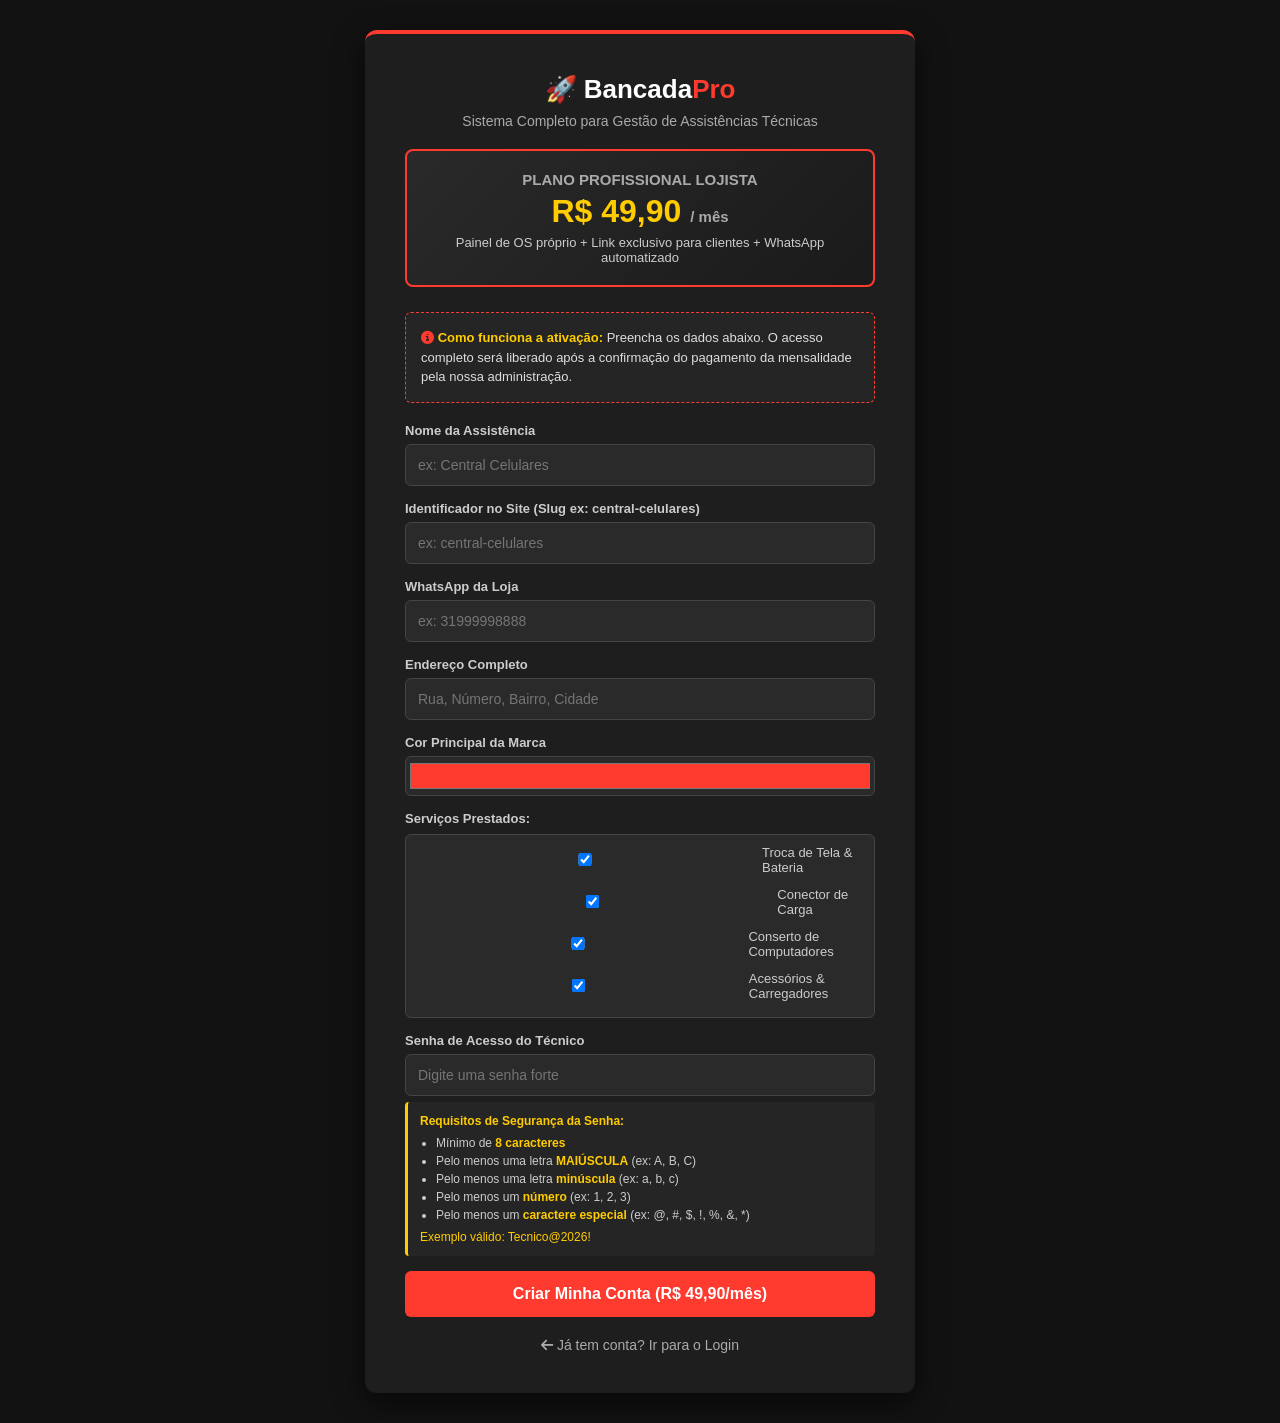
<file: templates/cadastro.html>
<!DOCTYPE html>
<html lang="pt">
<head>
    <meta charset="UTF-8">
    <meta name="viewport" content="width=device-width, initial-scale=1.0">
    <title>Criar Minha Assistência - BancadaPro</title>
    <link rel="stylesheet" href="https://cdnjs.cloudflare.com/ajax/libs/font-awesome/6.4.0/css/all.min.css">
    <style>
        * { margin: 0; padding: 0; box-sizing: border-box; font-family: 'Segoe UI', Tahoma, Geneva, Verdana, sans-serif; }
        body { background-color: #121212; color: #fff; display: flex; justify-content: center; align-items: center; min-height: 100vh; padding: 30px; }
        .cadastro-container { background: #1e1e1e; padding: 40px; border-radius: 12px; width: 100%; max-width: 550px; box-shadow: 0 10px 30px rgba(0,0,0,0.6); border-top: 4px solid #ff3b30; }
        .cadastro-container h2 { text-align: center; margin-bottom: 8px; font-size: 26px; }
        .cadastro-container p.sub { text-align: center; color: #aaa; font-size: 14px; margin-bottom: 20px; }

        .preco-box { background: linear-gradient(135deg, #2a2a2a, #1a1a1a); border: 2px solid #ff3b30; padding: 20px; border-radius: 8px; text-align: center; margin-bottom: 25px; }
        .preco-box .plano-nome { font-size: 15px; color: #aaa; text-transform: uppercase; font-weight: bold; }
        .preco-box .plano-valor { font-size: 32px; font-weight: bold; color: #ffcc00; margin: 5px 0; }
        .preco-box .plano-detalhes { font-size: 13px; color: #ccc; }

        .form-group { margin-bottom: 15px; }
        .form-group label { display: block; margin-bottom: 6px; font-size: 13px; color: #ccc; font-weight: bold; }
        .form-group input { width: 100%; padding: 12px; background: #2a2a2a; border: 1px solid #444; color: #fff; border-radius: 6px; font-size: 14px; box-sizing: border-box; }
        .form-group input:focus { border-color: #ff3b30; outline: none; }

        /* Caixa de Requisitos de Senha Estilizada */
        .requisitos-senha { background: #252525; border-left: 3px solid #ffcc00; padding: 10px 12px; border-radius: 4px; margin-top: 6px; font-size: 12px; color: #ccc; line-height: 1.5; }
        .requisitos-senha strong { color: #ffcc00; }

        .pagamento-aviso { background: #252525; border: 1px dashed #ff3b30; padding: 15px; border-radius: 6px; margin-bottom: 20px; font-size: 13px; color: #ddd; line-height: 1.5; }
        .pagamento-aviso strong { color: #ffcc00; }

        .btn-cadastrar { background: #ff3b30; color: #fff; border: none; padding: 14px; width: 100%; border-radius: 6px; font-weight: bold; font-size: 16px; cursor: pointer; transition: filter 0.3s; }
        .btn-cadastrar:hover { filter: brightness(0.85); }
        .login-link { display: block; text-align: center; margin-top: 20px; color: #aaa; text-decoration: none; font-size: 14px; }
        .login-link:hover { color: #fff; }
    </style>
</head>
<body>

    <div class="cadastro-container">
        <h2>🚀 Bancada<span style="color: #ff3b30;">Pro</span></h2>
        <p class="sub">Sistema Completo para Gestão de Assistências Técnicas</p>

        <div class="preco-box">
            <div class="plano-nome">Plano Profissional Lojista</div>
            <div class="plano-valor">R$ 49,90 <span style="font-size: 15px; color: #aaa;">/ mês</span></div>
            <div class="plano-detalhes">Painel de OS próprio + Link exclusivo para clientes + WhatsApp automatizado</div>
        </div>

        <div class="pagamento-aviso">
            <i class="fa-solid fa-circle-info" style="color: #ff3b30;"></i> <strong>Como funciona a ativação:</strong> Preencha os dados abaixo. O acesso completo será liberado após a confirmação do pagamento da mensalidade pela nossa administração.
        </div>

        <form id="formCadastroLoja">
            <div class="form-group">
                <label>Nome da Assistência</label>
                <input type="text" id="nome" placeholder="ex: Central Celulares" required>
            </div>
            <div class="form-group">
                <label>Identificador no Site (Slug ex: central-celulares)</label>
                <input type="text" id="slug" placeholder="ex: central-celulares" required>
            </div>
            <div class="form-group">
                <label>WhatsApp da Loja</label>
                <input type="text" id="telefone" placeholder="ex: 31999998888" required>
            </div>
            <div class="form-group">
                <label>Endereço Completo</label>
                <input type="text" id="endereco" placeholder="Rua, Número, Bairro, Cidade" required>
            </div>
            <div class="form-group">
                <label>Cor Principal da Marca</label>
                <input type="color" id="cor_primaria" value="#ff3b30" style="width: 100%; height: 40px; background: #2a2a2a; border: 1px solid #444; border-radius: 6px; cursor: pointer; padding: 2px;">
            </div>

            <div class="form-group">
                <label style="margin-bottom: 8px;">Serviços Prestados:</label>
                <div style="display: flex; flex-direction: column; gap: 6px; background: #2a2a2a; padding: 10px; border-radius: 6px; border: 1px solid #444;">
                    <label style="font-weight: normal; font-size: 13px; display: flex; align-items: center; gap: 8px; cursor: pointer;"><input type="checkbox" name="servico" value="tela_bateria" checked> Troca de Tela & Bateria</label>
                    <label style="font-weight: normal; font-size: 13px; display: flex; align-items: center; gap: 8px; cursor: pointer;"><input type="checkbox" name="servico" value="conector" checked> Conector de Carga</label>
                    <label style="font-weight: normal; font-size: 13px; display: flex; align-items: center; gap: 8px; cursor: pointer;"><input type="checkbox" name="servico" value="computadores" checked> Conserto de Computadores</label>
                    <label style="font-weight: normal; font-size: 13px; display: flex; align-items: center; gap: 8px; cursor: pointer;"><input type="checkbox" name="servico" value="acessorios" checked> Acessórios & Carregadores</label>
                </div>
            </div>

            <div class="form-group">
                <label>Senha de Acesso do Técnico</label>
                <input type="password" id="senha_tecnico" placeholder="Digite uma senha forte" required>
                <div class="requisitos-senha">
                    <strong>Requisitos de Segurança da Senha:</strong>
                    <ul style="margin-left: 16px; margin-top: 4px;">
                        <li>Mínimo de <strong>8 caracteres</strong></li>
                        <li>Pelo menos uma letra <strong>MAIÚSCULA</strong> (ex: A, B, C)</li>
                        <li>Pelo menos uma letra <strong>minúscula</strong> (ex: a, b, c)</li>
                        <li>Pelo menos um <strong>número</strong> (ex: 1, 2, 3)</li>
                        <li>Pelo menos um <strong>caractere especial</strong> (ex: <code>@</code>, <code>#</code>, <code>$</code>, <code>!</code>, <code>%</code>, <code>&</code>, <code>*</code>)</li>
                    </ul>
                    <div style="margin-top: 4px; color: #ffcc00;">Exemplo válido: <code>Tecnico@2026!</code></div>
                </div>
            </div>

            <button type="submit" class="btn-cadastrar">Criar Minha Conta (R$ 49,90/mês)</button>
        </form>

        <a href="{{ url_for('login') }}" class="login-link"><i class="fa-solid fa-arrow-left"></i> Já tem conta? Ir para o Login</a>
    </div>

    <script>
        document.getElementById('formCadastroLoja').addEventListener('submit', async function(e) {
            e.preventDefault();

            const servicosSelecionados = [];
            document.querySelectorAll('input[name="servico"]:checked').forEach(cb => servicosSelecionados.push(cb.value));

            const dados = {
                nome: document.getElementById('nome').value,
                slug: document.getElementById('slug').value,
                telefone: document.getElementById('telefone').value,
                endereco: document.getElementById('endereco').value,
                cor_primaria: document.getElementById('cor_primaria').value,
                servicos: servicosSelecionados,
                senha_tecnico: document.getElementById('senha_tecnico').value
            };

            const resp = await fetch('/cadastro', {
                method: 'POST',
                headers: { 'Content-Type': 'application/json' },
                body: JSON.stringify(dados)
            });

            const res = await resp.json();
            alert(res.mensagem);
            if (res.sucesso) {
                window.location.href = '/loja/' + res.slug;
            }
        });
    </script>
</body>
</html>
</file>
